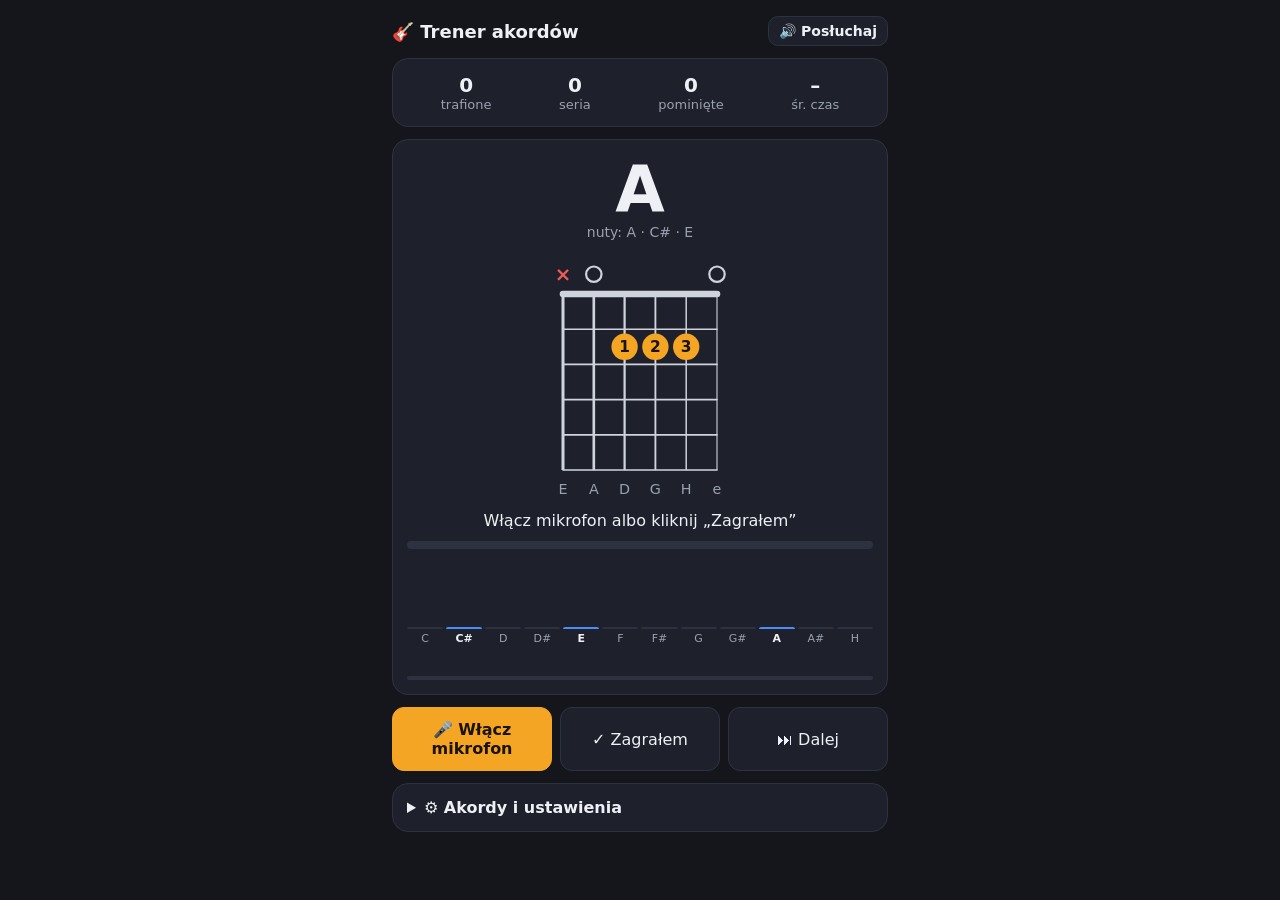
<file: akordy/index.html>
<!DOCTYPE html>
<html lang="pl">
<head>
<meta charset="utf-8">
<meta name="viewport" content="width=device-width, initial-scale=1, viewport-fit=cover">
<meta name="theme-color" content="#14161c">
<title>Trener akordów gitarowych</title>
<style>
  :root {
    --bg: #14161c; --card: #1e212b; --line: #2e3240; --text: #eef0f5; --muted: #9aa0b0;
    --accent: #f5a524; --ok: #3ccf7a; --bad: #ef5b5b; --note: #4b8df8;
  }
  * { box-sizing: border-box; }
  html, body { margin: 0; background: var(--bg); color: var(--text);
    font-family: system-ui, -apple-system, "Segoe UI", Roboto, sans-serif; }
  body { padding: 12px 12px 32px; max-width: 520px; margin: 0 auto; }
  h1 { font-size: 18px; margin: 4px 0 12px; display: flex; justify-content: space-between; align-items: center; }
  button { font: inherit; color: inherit; background: var(--card); border: 1px solid var(--line);
    border-radius: 12px; padding: 12px 14px; cursor: pointer; }
  button:active { transform: scale(0.98); }
  button.primary { background: var(--accent); color: #1a1300; border-color: var(--accent); font-weight: 700; }
  button.small { padding: 6px 10px; font-size: 14px; border-radius: 10px; }
  .card { background: var(--card); border: 1px solid var(--line); border-radius: 16px; padding: 14px; margin-bottom: 12px; }
  .row { display: flex; gap: 8px; }
  .row > * { flex: 1; }
  .stats { display: flex; justify-content: space-around; font-size: 13px; color: var(--muted); text-align: center; }
  .stats b { display: block; font-size: 20px; color: var(--text); }
  #chordName { font-size: 64px; font-weight: 800; text-align: center; line-height: 1; margin: 4px 0 2px; }
  #chordSub { text-align: center; color: var(--muted); font-size: 14px; min-height: 18px; }
  #diagramWrap { display: flex; justify-content: center; margin: 8px 0; position: relative; }
  #diagram { width: 220px; height: auto; }
  #diagramWrap.hidden-diagram #diagram { visibility: hidden; }
  #revealBtn { position: absolute; top: 40%; display: none; }
  #diagramWrap.hidden-diagram #revealBtn { display: block; }
  #status { text-align: center; font-size: 16px; min-height: 24px; margin: 6px 0; }
  #status.ok { color: var(--ok); font-weight: 700; }
  .progress { height: 8px; background: var(--line); border-radius: 4px; overflow: hidden; margin: 6px 0 10px; }
  .progress > div { height: 100%; width: 0; background: var(--ok); transition: width 0.08s linear; }
  #chroma { display: grid; grid-template-columns: repeat(12, 1fr); gap: 3px; align-items: end; height: 70px; }
  #chroma .bar { background: var(--line); border-radius: 3px 3px 0 0; height: 2px; transition: height 0.08s; }
  #chroma .bar.in { background: var(--note); }
  #chroma .bar.in.hit { background: var(--ok); }
  #chroma .bar.out.hit { background: var(--bad); }
  #chromaLabels { display: grid; grid-template-columns: repeat(12, 1fr); gap: 3px; font-size: 11px; text-align: center; color: var(--muted); margin-top: 3px; }
  #chromaLabels span.in { color: var(--text); font-weight: 700; }
  #detected { font-size: 13px; color: var(--muted); text-align: center; margin-top: 6px; min-height: 17px; }
  #level { height: 4px; background: var(--line); border-radius: 2px; margin-top: 8px; overflow: hidden; }
  #level > div { height: 100%; width: 0; background: var(--muted); }
  .flash { animation: flash 0.6s ease; }
  @keyframes flash { 0% { box-shadow: 0 0 0 0 rgba(60,207,122,0.9); } 100% { box-shadow: 0 0 0 18px rgba(60,207,122,0); } }
  details summary { cursor: pointer; font-weight: 600; }
  .sets { display: flex; flex-wrap: wrap; gap: 6px; margin: 10px 0; }
  .sets label, .chips label { background: var(--bg); border: 1px solid var(--line); border-radius: 999px; padding: 6px 10px; font-size: 14px; }
  .chips { display: flex; flex-wrap: wrap; gap: 6px; }
  .chips label { padding: 4px 9px; font-size: 13px; }
  input[type=checkbox] { accent-color: var(--accent); }
  .opt { display: flex; justify-content: space-between; align-items: center; margin: 10px 0; font-size: 14px; gap: 10px; }
  .opt input[type=range] { flex: 1; max-width: 55%; }
  .hint { font-size: 12px; color: var(--muted); line-height: 1.45; }
  #micBtn.on { background: var(--ok); color: #04210f; border-color: var(--ok); font-weight: 700; }
</style>
</head>
<body>

<h1>🎸 Trener akordów <button class="small" id="listenBtn" title="Posłuchaj jak brzmi">🔊 Posłuchaj</button></h1>

<div class="card stats">
  <div><b id="stOk">0</b>trafione</div>
  <div><b id="stStreak">0</b>seria</div>
  <div><b id="stSkip">0</b>pominięte</div>
  <div><b id="stTime">–</b>śr. czas</div>
</div>

<div class="card" id="mainCard">
  <div id="chordName">C</div>
  <div id="chordSub"></div>
  <div id="diagramWrap">
    <svg id="diagram" viewBox="0 0 200 230" xmlns="http://www.w3.org/2000/svg"></svg>
    <button class="small" id="revealBtn">Pokaż chwyt</button>
  </div>

  <div id="status">Włącz mikrofon i zagraj akord</div>
  <div class="progress"><div id="progress"></div></div>

  <div id="chroma"></div>
  <div id="chromaLabels"></div>
  <div id="detected"></div>
  <div id="level"><div></div></div>
</div>

<div class="row" style="margin-bottom:12px">
  <button id="micBtn" class="primary">🎤 Włącz mikrofon</button>
  <button id="doneBtn">✓ Zagrałem</button>
  <button id="skipBtn">⏭ Dalej</button>
</div>

<div class="card">
  <details>
    <summary>⚙️ Akordy i ustawienia</summary>
    <div class="sets" id="sets"></div>
    <div class="chips" id="chips"></div>
    <div class="opt"><span>Ukryj chwyt (test z pamięci)</span><input type="checkbox" id="hideDiagram"></div>
    <div class="opt"><span>Czułość rozpoznawania</span><input type="range" id="sens" min="0" max="100" value="50"></div>
    <div class="opt"><span>Czas trzymania akordu</span><input type="range" id="hold" min="2" max="15" value="6"><span id="holdVal">0.6 s</span></div>
    <p class="hint">
      Jak to działa: aplikacja słucha mikrofonu, rozkłada dźwięk na 12 nut (C, C#, D…) i sprawdza,
      czy brzmią nuty z akordu. Niebieskie słupki to nuty, które powinny grać; zielone – grają;
      czerwone – grają, a nie powinny (np. struna, której nie wolno uderzać, albo zły próg).
      Najlepiej działa przy nastrojonej gitarze i w cichym pomieszczeniu – uderz akord i pozwól mu wybrzmieć.
      Rozpoznawanie patrzy na nuty, nie na konkretny chwyt, więc inna pozycja tego samego akordu też zostanie zaliczona.
    </p>
  </details>
</div>

<script>
"use strict";

// ---------- Muzyka ---------- ALGO-START
const NOTE_NAMES = ["C","C#","D","D#","E","F","F#","G","G#","A","A#","B"];
const OPEN_MIDI = [40, 45, 50, 55, 59, 64]; // E2 A2 D3 G3 B3 E4
const STRING_NAMES = ["E","A","D","G","H","e"];

// frets: od najgrubszej struny (E) do najcieńszej (e); -1 = nie grać, 0 = pusta
const CHORDS = [
  // podstawowe
  { name: "C",  frets: [-1,3,2,0,1,0], fingers: [0,3,2,0,1,0], set: "basic" },
  { name: "D",  frets: [-1,-1,0,2,3,2], fingers: [0,0,0,1,3,2], set: "basic" },
  { name: "E",  frets: [0,2,2,1,0,0], fingers: [0,2,3,1,0,0], set: "basic" },
  { name: "G",  frets: [3,2,0,0,0,3], fingers: [2,1,0,0,0,3], set: "basic" },
  { name: "A",  frets: [-1,0,2,2,2,0], fingers: [0,0,1,2,3,0], set: "basic" },
  { name: "Am", frets: [-1,0,2,2,1,0], fingers: [0,0,2,3,1,0], set: "basic" },
  { name: "Em", frets: [0,2,2,0,0,0], fingers: [0,2,3,0,0,0], set: "basic" },
  { name: "Dm", frets: [-1,-1,0,2,3,1], fingers: [0,0,0,2,3,1], set: "basic" },
  // septymowe
  { name: "A7",  frets: [-1,0,2,0,2,0], fingers: [0,0,2,0,3,0], set: "seventh" },
  { name: "D7",  frets: [-1,-1,0,2,1,2], fingers: [0,0,0,2,1,3], set: "seventh" },
  { name: "E7",  frets: [0,2,0,1,0,0], fingers: [0,2,0,1,0,0], set: "seventh" },
  { name: "G7",  frets: [3,2,0,0,0,1], fingers: [3,2,0,0,0,1], set: "seventh" },
  { name: "C7",  frets: [-1,3,2,3,1,0], fingers: [0,3,2,4,1,0], set: "seventh" },
  { name: "B7",  frets: [-1,2,1,2,0,2], fingers: [0,2,1,3,0,4], set: "seventh" },
  { name: "Am7", frets: [-1,0,2,0,1,0], fingers: [0,0,2,0,1,0], set: "seventh" },
  { name: "Em7", frets: [0,2,0,0,0,0], fingers: [0,2,0,0,0,0], set: "seventh" },
  { name: "Dm7", frets: [-1,-1,0,2,1,1], fingers: [0,0,0,2,1,1], set: "seventh" },
  { name: "Cmaj7", frets: [-1,3,2,0,0,0], fingers: [0,3,2,0,0,0], set: "seventh" },
  { name: "Fmaj7", frets: [-1,-1,3,2,1,0], fingers: [0,0,3,2,1,0], set: "seventh" },
  { name: "Amaj7", frets: [-1,0,2,1,2,0], fingers: [0,0,2,1,3,0], set: "seventh" },
  // sus / add
  { name: "Dsus2", frets: [-1,-1,0,2,3,0], fingers: [0,0,0,1,3,0], set: "sus" },
  { name: "Dsus4", frets: [-1,-1,0,2,3,3], fingers: [0,0,0,1,3,4], set: "sus" },
  { name: "Asus2", frets: [-1,0,2,2,0,0], fingers: [0,0,1,2,0,0], set: "sus" },
  { name: "Asus4", frets: [-1,0,2,2,3,0], fingers: [0,0,1,2,3,0], set: "sus" },
  { name: "Esus4", frets: [0,2,2,2,0,0], fingers: [0,2,3,4,0,0], set: "sus" },
  { name: "Cadd9", frets: [-1,3,2,0,3,0], fingers: [0,2,1,0,3,0], set: "sus" },
  // barre
  { name: "F",  frets: [1,3,3,2,1,1], fingers: [1,3,4,2,1,1], barre: { fret: 1, from: 0, to: 5 }, set: "barre" },
  { name: "Fm", frets: [1,3,3,1,1,1], fingers: [1,3,4,1,1,1], barre: { fret: 1, from: 0, to: 5 }, set: "barre" },
  { name: "Bm", frets: [-1,2,4,4,3,2], fingers: [0,1,3,4,2,1], barre: { fret: 2, from: 1, to: 5 }, set: "barre" },
  { name: "B",  frets: [-1,2,4,4,4,2], fingers: [0,1,2,3,4,1], barre: { fret: 2, from: 1, to: 5 }, set: "barre" },
  { name: "F#m", frets: [2,4,4,2,2,2], fingers: [1,3,4,1,1,1], barre: { fret: 2, from: 0, to: 5 }, set: "barre" },
  { name: "Gm", frets: [3,5,5,3,3,3], fingers: [1,3,4,1,1,1], barre: { fret: 3, from: 0, to: 5 }, set: "barre" },
  { name: "Cm", frets: [-1,3,5,5,4,3], fingers: [0,1,3,4,2,1], barre: { fret: 3, from: 1, to: 5 }, set: "barre" },
];

const SETS = [
  { id: "basic", label: "Podstawowe" },
  { id: "seventh", label: "Septymowe" },
  { id: "sus", label: "Sus / add9" },
  { id: "barre", label: "Barré" },
];

// Wzorce do porównania (żeby odróżnić np. Am od C czy E od Em)
const QUALITIES = {
  "": [0,4,7], "m": [0,3,7], "7": [0,4,7,10], "maj7": [0,4,7,11], "m7": [0,3,7,10],
  "sus2": [0,2,7], "sus4": [0,5,7], "add9": [0,2,4,7], "5": [0,7],
};

function parseName(name) {
  const m = name.match(/^([A-G])(#|b)?(.*)$/);
  let root = NOTE_NAMES.indexOf(m[1]);
  if (m[2] === "#") root = (root + 1) % 12;
  if (m[2] === "b") root = (root + 11) % 12;
  return { root, quality: m[3] };
}

// Notacja polska: B -> H, minor małą literą (Am -> a)
function polishName(name) {
  const m = name.match(/^([A-G])(#|b)?(.*)$/);
  let root = m[1] + (m[2] || "");
  if (root === "B") root = "H";
  let rest = m[3];
  if (/^m(?!aj)/.test(rest)) { root = root.toLowerCase(); rest = rest.slice(1); }
  return root + rest;
}

function chordMidi(ch) {
  return ch.frets.map((f, i) => f < 0 ? null : OPEN_MIDI[i] + f).filter(n => n !== null);
}

const CANDIDATES = [];
for (let r = 0; r < 12; r++) {
  for (const [q, iv] of Object.entries(QUALITIES)) {
    CANDIDATES.push({ name: NOTE_NAMES[r] + q, root: r, pcs: iv.map(i => (i + r) % 12) });
  }
}
for (const ch of CHORDS) {
  ch.pcs = [...new Set(chordMidi(ch).map(n => n % 12))];
  ch.root = parseName(ch.name).root;
}

function templateVec(pcs, root) {
  const v = new Float32Array(12);
  for (const p of pcs) v[p] = 1;
  if (root != null) v[root] = 1.15; // pryma zwykle brzmi najmocniej
  return v;
}
function cosine(a, b) {
  let d = 0, na = 0, nb = 0;
  for (let i = 0; i < 12; i++) { d += a[i] * b[i]; na += a[i] * a[i]; nb += b[i] * b[i]; }
  return na && nb ? d / Math.sqrt(na * nb) : 0;
}
for (const c of CANDIDATES) c.vec = templateVec(c.pcs, c.root);
for (const c of CHORDS) c.vec = templateVec(c.pcs, c.root);

// ---------- Diagram ----------
function drawDiagram(ch) {
  const svg = document.getElementById("diagram");
  const X0 = 30, W = 140, Y0 = 40, H = 160, FRETS = 5;
  const sx = i => X0 + (W / 5) * i;
  const fy = f => Y0 + (H / FRETS) * f;
  const played = ch.frets.filter(f => f > 0);
  const maxF = played.length ? Math.max(...played) : 0;
  const base = maxF > FRETS ? Math.min(...played) : 1;
  let s = "";
  // progi
  for (let f = 0; f <= FRETS; f++) {
    const w = (f === 0 && base === 1) ? 6 : 1.5;
    s += `<line x1="${X0}" y1="${fy(f)}" x2="${X0 + W}" y2="${fy(f)}" stroke="#cfd3dc" stroke-width="${w}" stroke-linecap="round"/>`;
  }
  if (base > 1) s += `<text x="${X0 - 8}" y="${fy(0.5) + 5}" fill="#9aa0b0" font-size="14" text-anchor="end">${base}</text>`;
  // struny
  for (let i = 0; i < 6; i++) {
    s += `<line x1="${sx(i)}" y1="${fy(0)}" x2="${sx(i)}" y2="${fy(FRETS)}" stroke="#cfd3dc" stroke-width="${1 + (5 - i) * 0.35}"/>`;
    s += `<text x="${sx(i)}" y="${fy(FRETS) + 22}" fill="#9aa0b0" font-size="13" text-anchor="middle">${STRING_NAMES[i]}</text>`;
    const f = ch.frets[i];
    if (f < 0) s += `<text x="${sx(i)}" y="${Y0 - 12}" fill="#ef5b5b" font-size="18" font-weight="700" text-anchor="middle">×</text>`;
    else if (f === 0) s += `<circle cx="${sx(i)}" cy="${Y0 - 18}" r="7" fill="none" stroke="#cfd3dc" stroke-width="2"/>`;
  }
  // barré
  if (ch.barre) {
    const y = fy(ch.barre.fret - base + 0.5);
    s += `<rect x="${sx(ch.barre.from) - 12}" y="${y - 12}" width="${sx(ch.barre.to) - sx(ch.barre.from) + 24}" height="24" rx="12" fill="#f5a524"/>`;
    s += `<text x="${(sx(ch.barre.from) + sx(ch.barre.to)) / 2}" y="${y + 5}" fill="#1a1300" font-size="14" font-weight="700" text-anchor="middle">1</text>`;
  }
  // palce
  for (let i = 0; i < 6; i++) {
    const f = ch.frets[i];
    if (f <= 0) continue;
    if (ch.barre && f === ch.barre.fret && i >= ch.barre.from && i <= ch.barre.to) continue;
    const y = fy(f - base + 0.5);
    s += `<circle cx="${sx(i)}" cy="${y}" r="12" fill="#f5a524"/>`;
    if (ch.fingers && ch.fingers[i]) s += `<text x="${sx(i)}" y="${y + 5}" fill="#1a1300" font-size="14" font-weight="700" text-anchor="middle">${ch.fingers[i]}</text>`;
  }
  svg.innerHTML = s;
}

// ---------- Synteza (Karplus-Strong) ----------
let audioCtx = null;
function getCtx() {
  if (!audioCtx) audioCtx = new (window.AudioContext || window.webkitAudioContext)();
  if (audioCtx.state === "suspended") audioCtx.resume();
  return audioCtx;
}
function playChord(ch) {
  const ctx = getCtx(), sr = ctx.sampleRate;
  const notes = chordMidi(ch), dur = 2.5, strum = 0.035;
  const buf = ctx.createBuffer(1, Math.floor(sr * (dur + strum * 6)), sr);
  const out = buf.getChannelData(0);
  notes.forEach((midi, k) => {
    const freq = 440 * Math.pow(2, (midi - 69) / 12);
    const N = Math.round(sr / freq), y = new Float32Array(Math.floor(sr * dur));
    for (let i = 0; i < N; i++) y[i] = Math.random() * 2 - 1;
    for (let i = N; i < y.length; i++) y[i] = 0.498 * (y[i - N] + y[i - N + 1]);
    const off = Math.floor(k * strum * sr);
    for (let i = 0; i < y.length; i++) out[off + i] += y[i] * 0.18;
  });
  const src = ctx.createBufferSource();
  src.buffer = buf; src.connect(ctx.destination); src.start();
}

// ---------- Rozpoznawanie z mikrofonu ----------
const FFT_SIZE = 32768;
let analyser = null, micStream = null, freqData = null, timeData = null;
let smoothChroma = new Float32Array(12);
let noiseFloor = 0.004;

// Zamienia widmo na "chromagram": ile energii ma każda z 12 nut (niezależnie od oktawy).
// 1) szuka szczytów w widmie i dokładnie wylicza ich częstotliwość,
// 2) wycisza alikwoty (np. 3. i 5. harmoniczną niskiej struny, które udają inne nuty),
// 3) przypisuje resztę do najbliższej nuty.
function computeChroma(db, sampleRate, fftSize) {
  const chroma = new Float32Array(12);
  const binHz = sampleRate / fftSize;
  const lo = Math.max(1, Math.floor(70 / binHz)), hi = Math.min(db.length - 2, Math.ceil(2200 / binHz));
  let maxDb = -Infinity;
  for (let i = lo; i <= hi; i++) if (db[i] > maxDb) maxDb = db[i];
  const floorDb = maxDb - ALGO.rangeDb;
  const peaks = [];
  for (let i = lo; i <= hi; i++) {
    const b = db[i];
    if (b < floorDb || b <= db[i - 1] || b < db[i + 1]) continue;
    const a = db[i - 1], c = db[i + 1], den = a - 2 * b + c;
    const p = den !== 0 ? 0.5 * (a - c) / den : 0;
    peaks.push({ f: (i + p) * binHz, amp: Math.pow(10, (b - maxDb) / 20), w: 1 });
  }
  for (let j = 0; j < peaks.length; j++) {
    for (let i = 0; i < j; i++) {
      if (peaks[i].w < 1 || peaks[i].amp < peaks[j].amp * ALGO.harmRel) continue;
      const r = peaks[j].f / peaks[i].f, h = Math.round(r);
      if (h < 2 || h > 12 || (h & (h - 1)) === 0) continue; // oktawy zostawiamy – ta sama nuta
      if (Math.abs(1200 * Math.log2(r / h)) < 25) { peaks[j].w = ALGO.harmW; break; }
    }
  }
  for (const pk of peaks) {
    const midi = 69 + 12 * Math.log2(pk.f / 440);
    const nearest = Math.round(midi), cents = (midi - nearest) * 100;
    const fw = pk.f < ALGO.fKnee ? 1 : ALGO.fKnee / pk.f;
    chroma[((nearest % 12) + 12) % 12] += Math.pow(pk.amp, ALGO.ampPow) * pk.w * fw * Math.exp(-(cents / 30) * (cents / 30));
  }
  return chroma;
}
const ALGO = { rangeDb: 40, harmRel: 0.3, harmW: 0.15, fKnee: 500, ampPow: 1 };

function analyzeChroma(chroma) {
  let sum = 0;
  for (let i = 0; i < 12; i++) sum += chroma[i];
  if (sum <= 0) return null;
  let best = null, bestScore = -1;
  for (const c of CANDIDATES) {
    const s = cosine(chroma, c.vec);
    if (s > bestScore) { bestScore = s; best = c; }
  }
  return { best, bestScore };
}

// Czy chromagram pasuje do zadanego akordu?
function matchChord(chroma, ch, sensitivity) {
  const res = analyzeChroma(chroma);
  if (!res) return { ok: false, score: 0, res };
  const score = cosine(chroma, ch.vec);
  let sum = 0, inSum = 0, minTone = Infinity, maxV = 0;
  for (let i = 0; i < 12; i++) { sum += chroma[i]; if (chroma[i] > maxV) maxV = chroma[i]; }
  for (const p of ch.pcs) { inSum += chroma[p]; minTone = Math.min(minTone, chroma[p] / maxV); }
  const inFrac = inSum / sum;
  // sensitivity 0..1 – im wyżej, tym łagodniej
  const thrScore = 0.86 - 0.16 * sensitivity;
  const thrIn = 0.80 - 0.18 * sensitivity;
  const thrTone = 0.10 - 0.07 * sensitivity;
  const nearBest = score >= res.bestScore - (0.02 + 0.04 * sensitivity);
  const ok = score >= thrScore && inFrac >= thrIn && minTone >= thrTone && nearBest;
  return { ok, score, inFrac, minTone, res };
}

// ALGO-END
async function startMic() {
  const ctx = getCtx();
  micStream = await navigator.mediaDevices.getUserMedia({
    audio: { echoCancellation: false, noiseSuppression: false, autoGainControl: false }
  });
  const src = ctx.createMediaStreamSource(micStream);
  analyser = ctx.createAnalyser();
  analyser.fftSize = FFT_SIZE;
  analyser.smoothingTimeConstant = 0.3;
  analyser.minDecibels = -110;
  src.connect(analyser);
  freqData = new Float32Array(analyser.frequencyBinCount);
  timeData = new Float32Array(2048);
  // krótka kalibracja szumu tła
  const samples = [];
  const t0 = performance.now();
  await new Promise(resolve => {
    (function tick() {
      analyser.getFloatTimeDomainData(timeData);
      samples.push(rms(timeData));
      if (performance.now() - t0 < 700) requestAnimationFrame(tick); else resolve();
    })();
  });
  samples.sort((a, b) => a - b);
  noiseFloor = Math.min(0.02, Math.max(0.002, samples[Math.floor(samples.length / 2)] * 2.5));
}
function stopMic() {
  if (micStream) micStream.getTracks().forEach(t => t.stop());
  micStream = null; analyser = null;
}
function rms(arr) {
  let s = 0;
  for (let i = 0; i < arr.length; i++) s += arr[i] * arr[i];
  return Math.sqrt(s / arr.length);
}

// ---------- Stan gry ----------
const $ = id => document.getElementById(id);
const state = {
  enabled: new Set(CHORDS.filter(c => c.set === "basic").map(c => c.name)),
  current: null, startTime: 0, holdTime: 0, solved: false,
  ok: 0, streak: 0, skip: 0, times: [], last: performance.now(),
};

function loadPrefs() {
  try {
    const p = JSON.parse(localStorage.getItem("chordTrainer") || "{}");
    if (Array.isArray(p.enabled) && p.enabled.length) state.enabled = new Set(p.enabled.filter(n => CHORDS.some(c => c.name === n)));
    if (p.sens != null) $("sens").value = p.sens;
    if (p.hold != null) $("hold").value = p.hold;
    if (p.hide != null) $("hideDiagram").checked = p.hide;
  } catch (e) {}
  if (!state.enabled.size) state.enabled.add("C");
}
function savePrefs() {
  localStorage.setItem("chordTrainer", JSON.stringify({
    enabled: [...state.enabled], sens: +$("sens").value, hold: +$("hold").value, hide: $("hideDiagram").checked,
  }));
}

function buildSettings() {
  $("sets").innerHTML = SETS.map(s =>
    `<label><input type="checkbox" data-set="${s.id}"> ${s.label}</label>`).join("");
  $("chips").innerHTML = CHORDS.map(c =>
    `<label><input type="checkbox" data-chord="${c.name}"> ${c.name}</label>`).join("");
  const refresh = () => {
    document.querySelectorAll("[data-chord]").forEach(el => el.checked = state.enabled.has(el.dataset.chord));
    document.querySelectorAll("[data-set]").forEach(el => {
      const names = CHORDS.filter(c => c.set === el.dataset.set).map(c => c.name);
      const n = names.filter(x => state.enabled.has(x)).length;
      el.checked = n === names.length; el.indeterminate = n > 0 && n < names.length;
    });
  };
  document.querySelectorAll("[data-chord]").forEach(el => el.addEventListener("change", () => {
    if (el.checked) state.enabled.add(el.dataset.chord);
    else if (state.enabled.size > 1) state.enabled.delete(el.dataset.chord);
    refresh(); savePrefs();
  }));
  document.querySelectorAll("[data-set]").forEach(el => el.addEventListener("change", () => {
    const names = CHORDS.filter(c => c.set === el.dataset.set).map(c => c.name);
    names.forEach(n => el.checked ? state.enabled.add(n) : state.enabled.delete(n));
    if (!state.enabled.size) state.enabled.add(names[0]);
    refresh(); savePrefs();
    if (!state.enabled.has(state.current.name)) nextChord();
  }));
  refresh();
  $("chroma").innerHTML = NOTE_NAMES.map(() => `<div class="bar"></div>`).join("");
  $("chromaLabels").innerHTML = NOTE_NAMES.map(n => `<span>${n === "B" ? "H" : n}</span>`).join("");
}

function nextChord(forced) {
  const pool = CHORDS.filter(c => state.enabled.has(c.name) && (!state.current || c.name !== state.current.name || state.enabled.size === 1));
  const ch = forced || pool[Math.floor(Math.random() * pool.length)];
  state.current = ch;
  state.startTime = performance.now();
  state.holdTime = 0;
  state.solved = false;
  smoothChroma.fill(0);
  $("chordName").textContent = ch.name;
  const notes = ch.pcs.slice().sort((a, b) => ((a - ch.root + 12) % 12) - ((b - ch.root + 12) % 12))
    .map(p => NOTE_NAMES[p] === "B" ? "H" : NOTE_NAMES[p]).join(" · ");
  const pl = polishName(ch.name);
  $("chordSub").textContent = (pl !== ch.name ? `PL: ${pl}  ·  ` : "") + `nuty: ${notes}`;
  drawDiagram(ch);
  $("diagramWrap").classList.toggle("hidden-diagram", $("hideDiagram").checked);
  document.querySelectorAll("#chroma .bar").forEach((b, i) => {
    b.className = "bar " + (ch.pcs.includes(i) ? "in" : "out");
  });
  document.querySelectorAll("#chromaLabels span").forEach((s, i) => s.className = ch.pcs.includes(i) ? "in" : "");
  setStatus(analyser ? "Zagraj akord…" : "Włącz mikrofon albo kliknij „Zagrałem”");
  $("progress").style.width = "0";
  $("detected").textContent = "";
}

function setStatus(t, cls) { const s = $("status"); s.textContent = t; s.className = cls || ""; }

function updateStats() {
  $("stOk").textContent = state.ok;
  $("stStreak").textContent = state.streak;
  $("stSkip").textContent = state.skip;
  const t = state.times.slice(-20);
  $("stTime").textContent = t.length ? (t.reduce((a, b) => a + b, 0) / t.length).toFixed(1) + "s" : "–";
}

function success() {
  if (state.solved) return;
  state.solved = true;
  state.ok++; state.streak++;
  state.times.push((performance.now() - state.startTime) / 1000);
  updateStats();
  setStatus("✅ Brawo! " + state.current.name, "ok");
  $("progress").style.width = "100%";
  $("diagramWrap").classList.remove("hidden-diagram");
  const card = $("mainCard");
  card.classList.remove("flash"); void card.offsetWidth; card.classList.add("flash");
  if (navigator.vibrate) navigator.vibrate(60);
  setTimeout(nextChord, 1300);
}

function loop(now) {
  const dt = Math.min(0.1, (now - state.last) / 1000);
  state.last = now;
  if (analyser && state.current && !state.solved) {
    analyser.getFloatTimeDomainData(timeData);
    const level = rms(timeData);
    $("level").firstElementChild.style.width = Math.min(100, level / (noiseFloor * 10) * 100) + "%";
    const bars = document.querySelectorAll("#chroma .bar");
    if (level > noiseFloor) {
      analyser.getFloatFrequencyData(freqData);
      const c = computeChroma(freqData, audioCtx.sampleRate, FFT_SIZE);
      let sum = 0; for (let i = 0; i < 12; i++) sum += c[i];
      if (sum > 0) for (let i = 0; i < 12; i++) smoothChroma[i] = 0.55 * smoothChroma[i] + 0.45 * c[i] / sum;
      const sens = +$("sens").value / 100;
      const m = matchChord(smoothChroma, state.current, sens);
      const maxV = Math.max(...smoothChroma) || 1;
      bars.forEach((b, i) => {
        const h = smoothChroma[i] / maxV;
        b.style.height = Math.max(2, h * 70) + "px";
        b.classList.toggle("hit", h > 0.12);
      });
      if (m.res) $("detected").textContent = `Słyszę: ${m.res.best.name.replace(/^B/, "H")}  ·  zgodność ${(m.score * 100).toFixed(0)}%`;
      if (m.ok) {
        state.holdTime += dt;
        setStatus("Dobrze, trzymaj…");
      } else {
        state.holdTime = Math.max(0, state.holdTime - dt * 1.5);
        const missing = state.current.pcs.filter(p => smoothChroma[p] / maxV < 0.12).map(p => NOTE_NAMES[p] === "B" ? "H" : NOTE_NAMES[p]);
        setStatus(missing.length ? `Brakuje: ${missing.join(", ")}` : "Coś nie gra – sprawdź czerwone nuty");
      }
    } else {
      state.holdTime = Math.max(0, state.holdTime - dt);
      for (let i = 0; i < 12; i++) smoothChroma[i] *= 0.9;
      bars.forEach(b => { b.style.height = "2px"; b.classList.remove("hit"); });
      setStatus("Zagraj akord…");
    }
    const need = +$("hold").value / 10;
    $("progress").style.width = Math.min(100, state.holdTime / need * 100) + "%";
    if (state.holdTime >= need) success();
  }
  requestAnimationFrame(loop);
}

// ---------- UI ----------
$("micBtn").addEventListener("click", async () => {
  const btn = $("micBtn");
  if (analyser) { stopMic(); btn.classList.remove("on"); btn.textContent = "🎤 Włącz mikrofon"; setStatus("Mikrofon wyłączony"); return; }
  if (!navigator.mediaDevices || !navigator.mediaDevices.getUserMedia) {
    setStatus("Przeglądarka nie daje dostępu do mikrofonu (potrzebny HTTPS)"); return;
  }
  try {
    btn.textContent = "Kalibracja…"; setStatus("Cisza… mierzę szum tła");
    await startMic();
    btn.classList.add("on"); btn.textContent = "🎤 Słucham";
    setStatus("Zagraj akord…");
  } catch (e) {
    btn.textContent = "🎤 Włącz mikrofon";
    setStatus("Brak dostępu do mikrofonu: " + e.message);
  }
});
$("doneBtn").addEventListener("click", success);
$("skipBtn").addEventListener("click", () => { state.skip++; state.streak = 0; updateStats(); nextChord(); });
$("listenBtn").addEventListener("click", () => state.current && playChord(state.current));
$("revealBtn").addEventListener("click", () => $("diagramWrap").classList.remove("hidden-diagram"));
$("hideDiagram").addEventListener("change", () => { savePrefs(); $("diagramWrap").classList.toggle("hidden-diagram", $("hideDiagram").checked && !state.solved); });
$("sens").addEventListener("change", savePrefs);
$("hold").addEventListener("input", () => { $("holdVal").textContent = (+$("hold").value / 10).toFixed(1) + " s"; savePrefs(); });

loadPrefs();
$("holdVal").textContent = (+$("hold").value / 10).toFixed(1) + " s";
buildSettings();
nextChord();
updateStats();
requestAnimationFrame(loop);

// do testów
window.__chordTrainer = { CHORDS, state, setChord: n => nextChord(CHORDS.find(c => c.name === n)), setNoise: v => { noiseFloor = v; } };
</script>
</body>
</html>
</file>
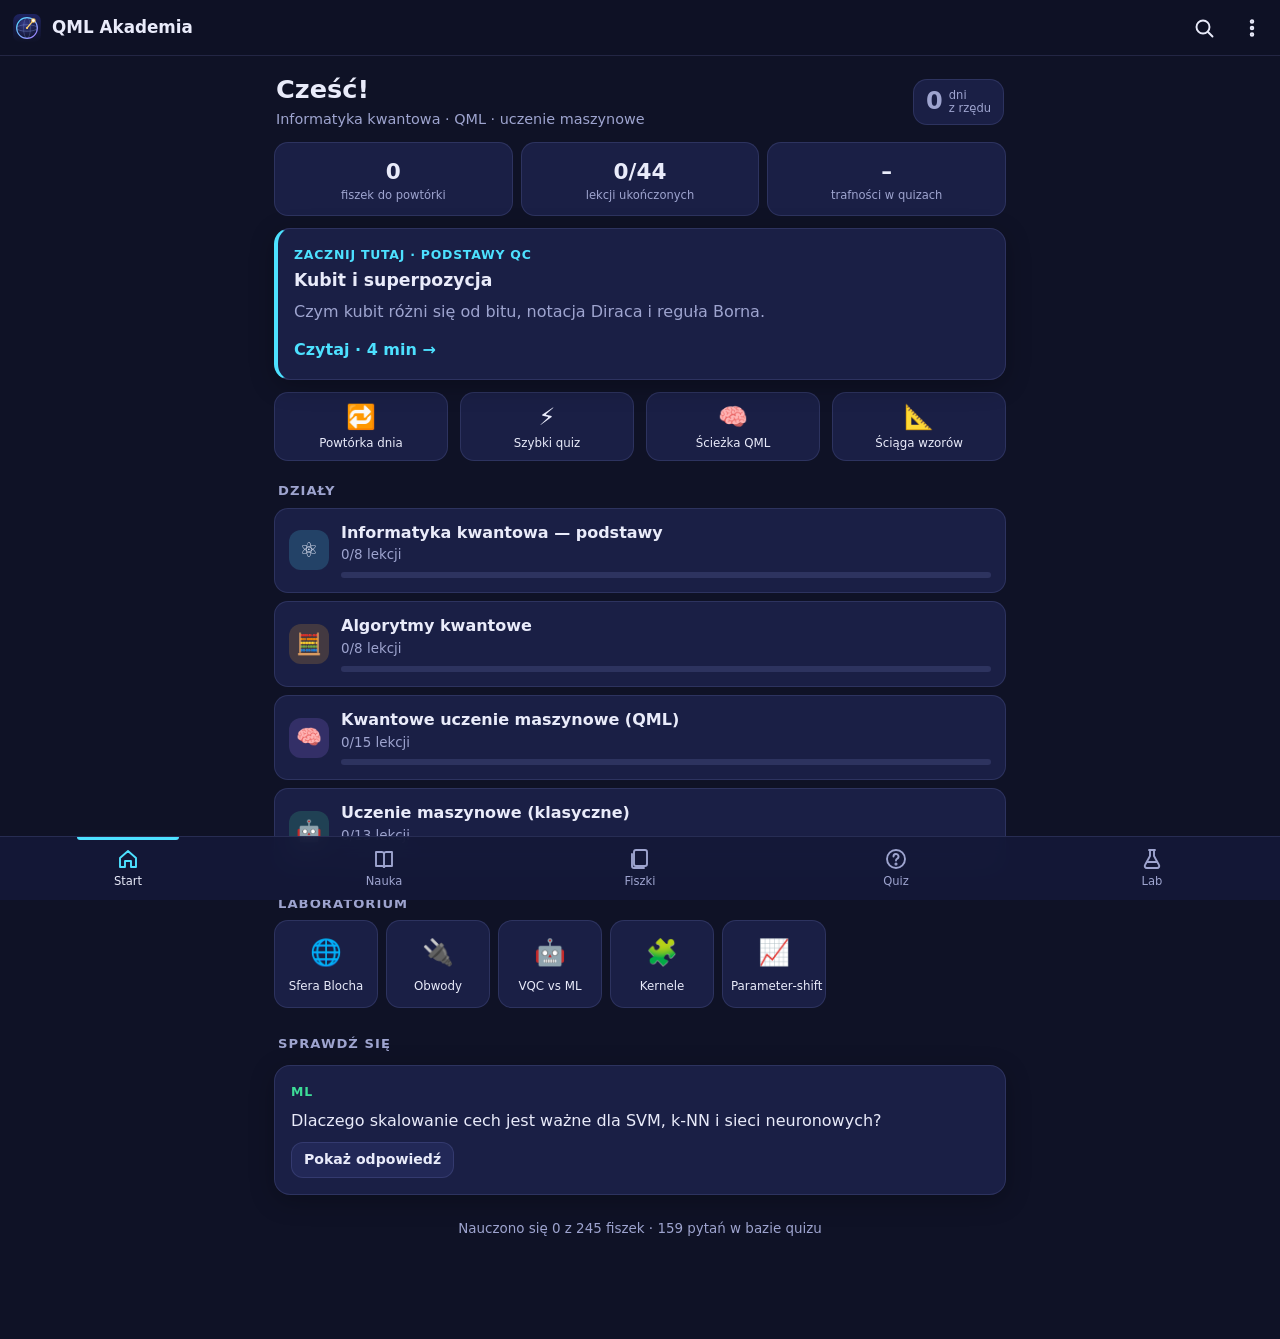
<file: qml-akademia/web/index.html>
<!doctype html>
<html lang="pl" data-theme="dark">
<head>
  <meta charset="utf-8">
  <meta name="viewport" content="width=device-width, initial-scale=1, maximum-scale=1, viewport-fit=cover">
  <meta name="theme-color" content="#0f1226">
  <title>QML Akademia</title>
  <link rel="icon" href="icon-192.png">
  <link rel="stylesheet" href="vendor/katex/katex.min.css">
  <link rel="stylesheet" href="css/app.css">
</head>
<body>
  <header class="topbar">
    <button class="icon-btn" id="btn-back" aria-label="Wstecz" hidden>
      <svg viewBox="0 0 24 24"><path d="M15 5l-7 7 7 7"/></svg>
    </button>
    <div class="brand" id="brand">
      <img src="icon.svg" alt="" class="brand-logo">
      <span id="title">QML Akademia</span>
    </div>
    <button class="icon-btn" id="btn-search" aria-label="Szukaj">
      <svg viewBox="0 0 24 24"><circle cx="11" cy="11" r="6.5"/><path d="M16 16l4.5 4.5"/></svg>
    </button>
    <button class="icon-btn" id="btn-more" aria-label="Więcej">
      <svg viewBox="0 0 24 24"><circle cx="12" cy="5.5" r="1.3"/><circle cx="12" cy="12" r="1.3"/><circle cx="12" cy="18.5" r="1.3"/></svg>
    </button>
  </header>

  <main id="view" tabindex="-1"></main>

  <nav class="tabbar" id="tabbar">
    <a href="#/" data-tab="home"><svg viewBox="0 0 24 24"><path d="M4 11l8-7 8 7v9h-5v-6H9v6H4z"/></svg><span>Start</span></a>
    <a href="#/learn" data-tab="learn"><svg viewBox="0 0 24 24"><path d="M4 5h6a3 3 0 0 1 2 1 3 3 0 0 1 2-1h6v14h-6a2 2 0 0 0-2 1 2 2 0 0 0-2-1H4z"/><path d="M12 6v14"/></svg><span>Nauka</span></a>
    <a href="#/cards" data-tab="cards"><svg viewBox="0 0 24 24"><rect x="6" y="3" width="13" height="16" rx="2"/><path d="M4 7v12a2 2 0 0 0 2 2h10"/></svg><span>Fiszki</span><b class="badge" id="due-badge" hidden></b></a>
    <a href="#/quiz" data-tab="quiz"><svg viewBox="0 0 24 24"><circle cx="12" cy="12" r="9"/><path d="M9.5 9.5a2.5 2.5 0 1 1 3.5 2.3c-.7.3-1 .9-1 1.7"/><circle cx="12" cy="17" r=".6"/></svg><span>Quiz</span></a>
    <a href="#/lab" data-tab="lab"><svg viewBox="0 0 24 24"><path d="M9 3h6M10 3v6l-5 9a2 2 0 0 0 2 3h10a2 2 0 0 0 2-3l-5-9V3"/><path d="M7.5 15h9"/></svg><span>Lab</span></a>
  </nav>

  <div class="toast" id="toast" hidden></div>

  <script src="vendor/katex/katex.min.js"></script>
  <script src="js/content.js"></script>
  <script src="js/md.js"></script>
  <script src="js/store.js"></script>
  <script src="js/qsim.js"></script>
  <script src="js/app.js"></script>
  <script src="js/views-learn.js"></script>
  <script src="js/views-practice.js"></script>
  <script src="js/lab-bloch.js"></script>
  <script src="js/lab-circuit.js"></script>
  <script src="js/lab-train.js"></script>
  <script src="js/lab-misc.js"></script>
  <script>App.start();</script>
</body>
</html>
</file>
<file: qml-akademia/web/css/app.css>
/* QML Akademia — style (mobile first) */
:root {
  --bg: #0f1226;
  --bg2: #141838;
  --card: #1a1f45;
  --card2: #222857;
  --line: rgba(160, 170, 255, 0.14);
  --text: #e9ebfa;
  --muted: #9ea4cf;
  --accent: #7c5cff;
  --accent2: #4de1ff;
  --ok: #2fd18a;
  --bad: #ff5c7a;
  --warn: #ffb02e;
  --code: #0b0e20;
  --shadow: 0 6px 24px rgba(0, 0, 0, 0.25);
  --radius: 16px;
  --top: 56px;
  --tab: 64px;
}
[data-theme="light"] {
  --bg: #f4f5fb;
  --bg2: #e9ebf7;
  --card: #ffffff;
  --card2: #f0f1fa;
  --line: rgba(30, 40, 120, 0.12);
  --text: #171a33;
  --muted: #5c6290;
  --accent: #6644ee;
  --accent2: #0aa5c9;
  --ok: #12a565;
  --bad: #e23c5c;
  --warn: #d98500;
  --code: #f1f2fa;
  --shadow: 0 4px 18px rgba(30, 40, 120, 0.08);
}

* { box-sizing: border-box; -webkit-tap-highlight-color: transparent; }
html { -webkit-text-size-adjust: 100%; }
body {
  margin: 0;
  background: var(--bg);
  color: var(--text);
  font: 16px/1.55 system-ui, -apple-system, "Segoe UI", Roboto, "Noto Sans", sans-serif;
  padding-top: var(--top);
  padding-bottom: calc(var(--tab) + env(safe-area-inset-bottom));
  overscroll-behavior-y: none;
}
a { color: var(--accent2); text-decoration: none; }
h1, h2, h3, h4 { line-height: 1.25; margin: 0.2em 0 0.4em; }
h1 { font-size: 1.6rem; }
h2 { font-size: 1.25rem; }
h3 { font-size: 1.08rem; }
p { margin: 0.5em 0; }
small, .small { font-size: 0.84rem; }
.muted { color: var(--muted); }
.center { text-align: center; }
.grow { flex: 1; min-width: 0; }
[hidden] { display: none !important; }

/* ---------- Pasek górny ---------- */
.topbar {
  position: fixed; top: 0; left: 0; right: 0; height: var(--top); z-index: 20;
  display: flex; align-items: center; gap: 4px; padding: 0 6px 0 8px;
  background: var(--bg);
  background: color-mix(in srgb, var(--bg) 88%, transparent);
  backdrop-filter: blur(12px); -webkit-backdrop-filter: blur(12px);
  border-bottom: 1px solid var(--line);
}
.brand { flex: 1; display: flex; align-items: center; gap: 10px; min-width: 0; font-weight: 700; font-size: 1.05rem; padding-left: 4px; }
.brand span { white-space: nowrap; overflow: hidden; text-overflow: ellipsis; }
.brand-logo { width: 30px; height: 30px; display: none; }
.brand.with-logo .brand-logo { display: block; }
.icon-btn {
  width: 44px; height: 44px; border: 0; background: transparent; color: var(--text);
  border-radius: 12px; display: grid; place-items: center; cursor: pointer; flex: none;
}
.icon-btn:active { background: var(--card); }
.icon-btn svg, .tabbar svg { width: 24px; height: 24px; fill: none; stroke: currentColor; stroke-width: 1.9; stroke-linecap: round; stroke-linejoin: round; }

/* ---------- Pasek zakładek ---------- */
.tabbar {
  position: fixed; left: 0; right: 0; bottom: 0; z-index: 20;
  height: calc(var(--tab) + env(safe-area-inset-bottom)); padding-bottom: env(safe-area-inset-bottom);
  display: flex; background: var(--bg2); background: color-mix(in srgb, var(--bg2) 92%, transparent);
  backdrop-filter: blur(12px); -webkit-backdrop-filter: blur(12px);
  border-top: 1px solid var(--line);
}
.tabbar a {
  flex: 1; display: flex; flex-direction: column; align-items: center; justify-content: center; gap: 2px;
  color: var(--muted); font-size: 0.72rem; position: relative;
}
.tabbar a.active { color: var(--text); }
.tabbar a.active svg { stroke: var(--accent2); }
.tabbar a.active::before { content: ""; position: absolute; top: 0; left: 30%; right: 30%; height: 3px; border-radius: 0 0 3px 3px; background: var(--accent2); }
.badge {
  position: absolute; top: 6px; left: calc(50% + 6px); background: var(--bad); color: #fff;
  font-size: 0.66rem; font-weight: 700; border-radius: 10px; padding: 0 5px; min-width: 18px; text-align: center; line-height: 17px;
}

/* ---------- Główny widok ---------- */
#view { display: block; max-width: 760px; margin: 0 auto; padding: 14px 14px 28px; outline: none; animation: fade .18s ease-out; }
@keyframes fade { from { opacity: 0; transform: translateY(4px); } to { opacity: 1; transform: none; } }

.card {
  display: block; background: var(--card); border: 1px solid var(--line); border-radius: var(--radius);
  padding: 16px; margin: 12px 0; box-shadow: var(--shadow); color: var(--text);
}
.card h3 { margin-top: 0; }
.intro { margin: 4px 2px 10px; }
.h-sec { font-size: 0.82rem; text-transform: uppercase; letter-spacing: 0.08em; color: var(--muted); margin: 22px 4px 8px; font-weight: 700; }
.eyebrow { font-size: 0.78rem; text-transform: uppercase; letter-spacing: 0.06em; color: var(--c, var(--accent2)); font-weight: 700; }
.foot { margin-top: 24px; }

.btn {
  display: inline-flex; align-items: center; justify-content: center; gap: 6px; border: 0; cursor: pointer;
  background: linear-gradient(135deg, var(--accent), color-mix(in srgb, var(--accent) 60%, var(--accent2)));
  color: #fff; font: inherit; font-weight: 650; padding: 12px 18px; border-radius: 12px; min-height: 46px;
  text-align: center;
}
.btn:active { transform: scale(0.98); }
.btn.ghost { background: var(--card2); color: var(--text); border: 1px solid var(--line); }
.btn.ok { background: color-mix(in srgb, var(--ok) 22%, var(--card)); color: var(--ok); border: 1px solid color-mix(in srgb, var(--ok) 50%, transparent); }
.btn.danger { background: color-mix(in srgb, var(--bad) 18%, var(--card)); color: var(--bad); border: 1px solid color-mix(in srgb, var(--bad) 40%, transparent); }
.btn.small { min-height: 36px; padding: 6px 12px; font-size: 0.88rem; }
.btn.block { display: flex; width: 100%; margin: 10px 0; }
.btn:disabled { opacity: 0.5; }
.btn-row { display: flex; flex-wrap: wrap; gap: 8px; margin: 12px 0; }
.btn-row .btn { flex: 1 1 140px; }
.btn-row.center { justify-content: center; }

.bar { height: 6px; background: var(--line); border-radius: 6px; overflow: hidden; margin: 6px 0 2px; }
.bar i { display: block; height: 100%; background: var(--accent2); border-radius: 6px; transition: width .3s; }

.list { display: flex; flex-direction: column; gap: 8px; }
.row {
  display: flex; align-items: center; gap: 12px; padding: 12px 14px; background: var(--card);
  border: 1px solid var(--line); border-radius: 14px; color: var(--text);
}
.row b { display: block; }
.row small { display: block; color: var(--muted); }
.sec-icon {
  width: 40px; height: 40px; border-radius: 12px; display: grid; place-items: center; font-size: 1.3rem; flex: none;
  background: color-mix(in srgb, var(--c, var(--accent)) 18%, transparent);
}
.sec-icon.big { width: 56px; height: 56px; font-size: 1.8rem; border-radius: 16px; }
.dot { width: 10px; height: 10px; border-radius: 50%; background: var(--c, var(--accent)); flex: none; }
.pill { font-size: 0.8rem; background: var(--card2); border-radius: 10px; padding: 2px 8px; color: var(--muted); }

/* ---------- Start ---------- */
.hero { display: flex; align-items: center; gap: 12px; margin: 4px 2px 8px; }
.hero > div:first-child { flex: 1; }
.hero h1 { margin: 0; }
.hero p { margin: 2px 0 0; font-size: 0.9rem; }
.streak {
  display: flex; align-items: center; gap: 6px; padding: 8px 12px; border-radius: 14px; background: var(--card);
  border: 1px solid var(--line); font-size: 0.72rem; line-height: 1.15; color: var(--muted);
}
.streak b { font-size: 1.5rem; color: var(--muted); }
.streak.on b { color: var(--warn); }
.streak.on::before { content: "🔥"; font-size: 1.3rem; }
.tiles { display: grid; grid-template-columns: repeat(3, 1fr); gap: 8px; margin: 12px 0; }
.tile {
  background: var(--card); border: 1px solid var(--line); border-radius: 14px; padding: 12px 8px; text-align: center; color: var(--text);
}
.tile b { display: block; font-size: 1.35rem; }
.tile span { display: block; font-size: 0.72rem; color: var(--muted); line-height: 1.2; }
.continue { border-left: 4px solid var(--c); position: relative; }
.continue h3 { margin: 6px 0 4px; }
.continue .go { display: inline-block; margin-top: 6px; font-weight: 650; color: var(--c); }
.actions { display: grid; grid-template-columns: repeat(4, 1fr); gap: 8px; }
.action {
  background: var(--card); border: 1px solid var(--line); border-radius: 14px; padding: 10px 4px; text-align: center;
  color: var(--text); font-size: 0.74rem; line-height: 1.2;
}
.action i { display: block; font-style: normal; font-size: 1.5rem; margin-bottom: 4px; }
.lab-strip { display: flex; gap: 8px; overflow-x: auto; padding-bottom: 6px; scrollbar-width: none; }
.lab-strip::-webkit-scrollbar { display: none; }
.lab-strip a {
  flex: none; width: 104px; background: var(--card); border: 1px solid var(--line); border-radius: 14px;
  padding: 12px 8px; text-align: center; font-size: 1.6rem; color: var(--text);
}
.lab-strip span { display: block; font-size: 0.74rem; margin-top: 4px; }
.tip .tip-answer { border-top: 1px dashed var(--line); margin-top: 8px; padding-top: 8px; }

/* ---------- Nauka ---------- */
.section-card { border-left: 4px solid var(--c); }
.section-card.featured { background: linear-gradient(135deg, color-mix(in srgb, var(--c) 16%, var(--card)), var(--card)); }
.sc-head { display: flex; gap: 12px; align-items: center; margin-bottom: 4px; }
.sc-head h3 { margin: 0; }
.sec-hero { display: flex; gap: 14px; align-items: flex-start; margin: 4px 0 8px; }
.sec-hero h1 { font-size: 1.35rem; margin: 0 0 2px; }
.sec-hero .md p { margin: 0; font-size: 0.92rem; }
.lesson-list { list-style: none; padding: 0; margin: 12px 0; display: flex; flex-direction: column; gap: 8px; }
.lesson-row .num {
  width: 34px; height: 34px; border-radius: 50%; display: grid; place-items: center; flex: none; font-weight: 700;
  border: 2px solid color-mix(in srgb, var(--c) 60%, transparent); color: var(--c);
}
.lesson-row.done .num { background: var(--c); color: #0f1226; border-color: var(--c); }
.lesson-row small.meta { margin-top: 3px; font-size: 0.76rem; opacity: 0.85; }

.read-progress { position: fixed; top: var(--top); left: 0; right: 0; height: 3px; z-index: 19; }
.read-progress i { display: block; height: 100%; width: 0; }
.lesson h1 { font-size: 1.55rem; margin-top: 6px; }
.lesson .lead { font-size: 1.05rem; color: var(--muted); }
.lesson .md { font-size: 1.02rem; line-height: 1.65; }
.lesson .md h3 { margin-top: 1.5em; padding-top: 0.2em; color: var(--text); }
.lesson .md h3::before { content: ""; display: inline-block; width: 4px; height: 0.9em; background: var(--c, var(--accent)); border-radius: 2px; margin-right: 8px; vertical-align: -1px; }
.lesson-foot { margin-top: 20px; }
.pager { display: grid; grid-template-columns: 1fr 1fr; gap: 8px; margin-top: 8px; }
.pager .row.right { text-align: right; }
.pager b { font-size: 0.9rem; }
.lab-link { display: flex; align-items: center; gap: 12px; border-left: 4px solid var(--accent2); }
.lab-link span:first-child { font-size: 1.6rem; }
.lab-link small { display: block; color: var(--muted); }

/* ---------- Markdown ---------- */
.md ul, .md ol { padding-left: 1.3em; margin: 0.5em 0; }
.md li { margin: 0.25em 0; }
.md code { background: var(--code); border: 1px solid var(--line); border-radius: 6px; padding: 0.05em 0.35em; font-size: 0.88em; font-family: ui-monospace, "SFMono-Regular", Menlo, Consolas, monospace; }
.md pre.code { background: var(--code); border: 1px solid var(--line); border-radius: 12px; padding: 12px; overflow-x: auto; font-size: 0.84rem; line-height: 1.5; position: relative; }
.md pre.code code { background: none; border: 0; padding: 0; font-size: inherit; }
.md pre.code[data-lang]::after { content: attr(data-lang); position: absolute; top: 4px; right: 8px; font-size: 0.7rem; color: var(--muted); }
.md mark, mark { background: color-mix(in srgb, var(--warn) 35%, transparent); color: inherit; border-radius: 4px; padding: 0 2px; }
.md blockquote { margin: 0.8em 0; padding: 4px 14px; border-left: 3px solid var(--line); color: var(--muted); }
.md hr { border: 0; border-top: 1px solid var(--line); margin: 1.4em 0; }
.md a { text-decoration: underline; text-underline-offset: 2px; }
.math-block { overflow-x: auto; overflow-y: hidden; padding: 4px 0; margin: 0.6em 0; }
.katex { font-size: 1.08em; }
.katex-display { margin: 0.4em 0; }
.table-wrap { overflow-x: auto; margin: 0.8em 0; }
.md table { border-collapse: collapse; width: 100%; font-size: 0.9rem; }
.md th, .md td { border: 1px solid var(--line); padding: 7px 9px; text-align: left; vertical-align: top; }
.md th { background: var(--card2); }
.callout { border-radius: 12px; padding: 10px 14px; margin: 1em 0; border: 1px solid var(--line); background: var(--card2); }
.callout-title { font-weight: 700; font-size: 0.86rem; margin-bottom: 2px; }
.callout > p:first-of-type, .callout .md > p:first-child { margin-top: 2px; }
.callout-tip { border-color: color-mix(in srgb, var(--ok) 45%, transparent); background: color-mix(in srgb, var(--ok) 9%, var(--card)); }
.callout-tip .callout-title { color: var(--ok); }
.callout-warn { border-color: color-mix(in srgb, var(--bad) 45%, transparent); background: color-mix(in srgb, var(--bad) 8%, var(--card)); }
.callout-warn .callout-title { color: var(--bad); }
.callout-info, .callout-code { border-color: color-mix(in srgb, var(--accent2) 45%, transparent); background: color-mix(in srgb, var(--accent2) 8%, var(--card)); }
.callout-info .callout-title, .callout-code .callout-title { color: var(--accent2); }
.callout-key { border-color: color-mix(in srgb, var(--accent) 55%, transparent); background: color-mix(in srgb, var(--accent) 12%, var(--card)); }
.callout-key .callout-title { color: color-mix(in srgb, var(--accent) 70%, var(--text)); }
.callout-ex { border-color: color-mix(in srgb, var(--warn) 45%, transparent); background: color-mix(in srgb, var(--warn) 8%, var(--card)); }
.callout-ex .callout-title { color: var(--warn); }
.callout-exam { border-color: color-mix(in srgb, #ff7ad9 45%, transparent); background: color-mix(in srgb, #ff7ad9 8%, var(--card)); }
.callout-exam .callout-title { color: #ff7ad9; }

/* ---------- Chipy ---------- */
.chips { display: flex; flex-wrap: wrap; gap: 8px; margin: 8px 0 14px; }
.chip {
  border: 1px solid var(--line); background: var(--card2); color: var(--muted); border-radius: 20px;
  padding: 8px 14px; font: inherit; font-size: 0.9rem; cursor: pointer;
}
.chip small { opacity: 0.7; margin-left: 2px; }
.chip.on { color: var(--text); background: color-mix(in srgb, var(--c, var(--accent)) 25%, var(--card)); border-color: color-mix(in srgb, var(--c, var(--accent)) 70%, transparent); }
.toc { position: sticky; top: var(--top); z-index: 5; background: var(--bg); padding: 8px 0; margin: -6px 0 6px; overflow-x: auto; flex-wrap: nowrap; }
.toc .chip { white-space: nowrap; flex: none; }
.chip-tag { display: inline-block; font-size: 0.74rem; font-weight: 650; padding: 2px 9px; border-radius: 10px; color: var(--c); background: color-mix(in srgb, var(--c) 15%, transparent); margin-right: 6px; }
.chip-tag.new { --c: var(--warn); }

/* ---------- Fiszki ---------- */
.big-cta { display: flex; flex-direction: column; gap: 10px; background: linear-gradient(135deg, color-mix(in srgb, var(--accent) 22%, var(--card)), var(--card)); }
.big-cta h2 { margin: 0; }
.deck-row .icon-link { font-size: 1.3rem; color: var(--muted); padding: 8px 4px 8px 10px; }
.session-top { display: flex; align-items: center; gap: 12px; font-size: 0.85rem; color: var(--muted); margin-bottom: 10px; }
.session-top .bar { flex: 1; margin: 0; }
.flashcard {
  background: var(--card); border: 1px solid var(--line); border-radius: 20px; padding: 20px 18px; min-height: 260px;
  box-shadow: var(--shadow); cursor: pointer; display: flex; flex-direction: column;
}
.fc-meta { margin-bottom: 8px; }
.fc-q { font-size: 1.15rem; font-weight: 600; flex: 1; }
.fc-a { border-top: 1px dashed var(--line); margin-top: 12px; padding-top: 12px; font-size: 1.02rem; animation: fade .2s; }
.fc-hint { text-align: center; margin-top: 16px; }
.flashcard.flipped { cursor: default; }
.grade-bar { display: grid; grid-template-columns: repeat(4, 1fr); gap: 6px; margin: 12px 0; }
.grade { border: 1px solid var(--line); border-radius: 12px; padding: 10px 2px; font: inherit; cursor: pointer; background: var(--card2); color: var(--text); }
.grade b { display: block; font-size: 0.82rem; }
.grade small { display: block; font-size: 0.72rem; color: var(--muted); }
.grade.again { border-color: color-mix(in srgb, var(--bad) 55%, transparent); }
.grade.again b { color: var(--bad); }
.grade.hard b { color: var(--warn); }
.grade.good b { color: var(--ok); }
.grade.easy b { color: var(--accent2); }
.empty { padding: 28px 18px; }
.big-emoji { font-size: 3rem; }
details.card-result { display: block; cursor: pointer; }
details.card-result summary { display: flex; gap: 8px; align-items: center; list-style: none; font-weight: 600; }
details.card-result summary::-webkit-details-marker { display: none; }
details.card-result summary::after { content: "▾"; color: var(--muted); transition: transform .2s; }
details.card-result[open] summary::after { transform: rotate(180deg); }
details.card-result > .md { border-top: 1px dashed var(--line); margin-top: 8px; padding-top: 6px; font-size: 0.95rem; }

/* ---------- Quiz ---------- */
.quiz-card .quiz-q { font-size: 1.08rem; font-weight: 600; margin: 8px 0 12px; }
.options { display: flex; flex-direction: column; gap: 8px; }
.option {
  display: flex; gap: 10px; align-items: flex-start; text-align: left; font: inherit; color: var(--text);
  background: var(--card2); border: 1.5px solid var(--line); border-radius: 12px; padding: 12px; cursor: pointer;
}
.option .letter { flex: none; width: 26px; height: 26px; border-radius: 8px; display: grid; place-items: center; background: var(--bg2); font-weight: 700; font-size: 0.85rem; color: var(--muted); }
.option.correct { border-color: var(--ok); background: color-mix(in srgb, var(--ok) 14%, var(--card)); }
.option.correct .letter { background: var(--ok); color: #fff; }
.option.wrong { border-color: var(--bad); background: color-mix(in srgb, var(--bad) 12%, var(--card)); }
.option.wrong .letter { background: var(--bad); color: #fff; }
.option:disabled { cursor: default; }
.result .ring {
  width: 120px; height: 120px; border-radius: 50%; margin: 6px auto 10px; display: grid; place-items: center;
  background: conic-gradient(var(--ok) calc(var(--p) * 1%), var(--line) 0);
}
.result .ring b { width: 96px; height: 96px; border-radius: 50%; background: var(--card); display: grid; place-items: center; font-size: 1.6rem; }
.review .ok-answer { color: var(--ok); font-weight: 600; }

/* ---------- Ustawienia / statystyki ---------- */
.switch-row { display: flex; align-items: center; justify-content: space-between; padding: 8px 0; gap: 12px; }
.switch-row + .switch-row { border-top: 1px solid var(--line); }
.switch-row input[type=checkbox] { width: 22px; height: 22px; accent-color: var(--accent); }
select, input[type=search], textarea {
  font: inherit; color: var(--text); background: var(--card2); border: 1px solid var(--line); border-radius: 10px; padding: 8px 10px;
}
textarea { width: 100%; margin-top: 8px; font-size: 0.8rem; font-family: ui-monospace, monospace; }
.search-box input { width: 100%; padding: 13px 14px; font-size: 1rem; border-radius: 14px; }
.heat { display: grid; grid-template-columns: repeat(10, 1fr); grid-auto-flow: row; gap: 4px; }
.heat i { aspect-ratio: 1; border-radius: 4px; background: var(--line); }
.heat i.l1 { background: color-mix(in srgb, var(--ok) 35%, transparent); }
.heat i.l2 { background: color-mix(in srgb, var(--ok) 60%, transparent); }
.heat i.l3 { background: color-mix(in srgb, var(--ok) 80%, transparent); }
.heat i.l4 { background: var(--ok); }

/* ---------- Toast ---------- */
.toast {
  position: fixed; left: 50%; bottom: calc(var(--tab) + 16px + env(safe-area-inset-bottom)); transform: translate(-50%, 10px);
  background: var(--text); color: var(--bg); padding: 10px 16px; border-radius: 12px; font-size: 0.9rem; font-weight: 600;
  opacity: 0; transition: opacity .2s, transform .2s; z-index: 40; max-width: 90vw; text-align: center;
}
.toast.show { opacity: 1; transform: translate(-50%, 0); }

/* ---------- Laboratorium ---------- */
.lab-grid { display: grid; grid-template-columns: 1fr; gap: 10px; }
.lab-card { display: flex; gap: 14px; align-items: center; }
.lab-card .lab-ico { font-size: 2rem; width: 56px; height: 56px; display: grid; place-items: center; border-radius: 16px; background: var(--card2); flex: none; }
.lab-card p { margin: 2px 0 0; font-size: 0.88rem; color: var(--muted); }
.canvas-wrap { position: relative; width: 100%; }
.canvas-wrap canvas { width: 100%; display: block; touch-action: none; border-radius: 14px; }
.gate-pad { display: grid; grid-template-columns: repeat(4, 1fr); gap: 6px; margin: 10px 0; }
.gate-pad.five { grid-template-columns: repeat(5, 1fr); }
.gate {
  font: inherit; font-weight: 700; padding: 10px 0; border-radius: 10px; cursor: pointer; color: var(--text);
  background: var(--card2); border: 1px solid var(--line); min-height: 44px;
}
.gate.sel { outline: 2px solid var(--accent2); background: color-mix(in srgb, var(--accent2) 18%, var(--card)); }
.gate:active { transform: scale(0.96); }
.gate small { display: block; font-weight: 500; font-size: 0.66rem; color: var(--muted); }
.slider-row { display: flex; align-items: center; gap: 10px; margin: 8px 0; }
.slider-row input[type=range] { flex: 1; accent-color: var(--accent2); }
.slider-row output { min-width: 64px; text-align: right; font-variant-numeric: tabular-nums; font-weight: 650; }
.kv { display: grid; grid-template-columns: auto 1fr; gap: 4px 12px; font-size: 0.92rem; }
.kv dt { color: var(--muted); }
.kv dd { margin: 0; font-variant-numeric: tabular-nums; }
.probs .prow { display: grid; grid-template-columns: 64px 1fr 56px; gap: 8px; align-items: center; font-size: 0.86rem; margin: 3px 0; }
.probs .prow .pb { height: 14px; background: var(--line); border-radius: 7px; overflow: hidden; }
.probs .prow .pb i { display: block; height: 100%; background: linear-gradient(90deg, var(--accent), var(--accent2)); border-radius: 7px; transition: width .25s; }
.probs .prow .amp { grid-column: 2 / 4; font-size: 0.76rem; color: var(--muted); margin-top: -2px; }
.probs code { font-family: ui-monospace, monospace; }
.history { font-family: ui-monospace, monospace; font-size: 0.85rem; color: var(--muted); overflow-x: auto; white-space: nowrap; padding: 6px 0; }

.circuit { overflow-x: auto; padding: 6px 0 2px; }
.circuit table { border-collapse: collapse; min-width: 100%; }
.circuit td.add-col:last-child { width: 100%; }
.circuit td { padding: 0; height: 46px; min-width: 42px; text-align: center; position: relative; }
.circuit td.qlabel { min-width: 40px; font-family: ui-monospace, monospace; color: var(--muted); font-size: 0.85rem; padding-right: 4px; cursor: pointer; }
.circuit td.wire::before { content: ""; position: absolute; left: 0; right: 0; top: 50%; height: 2px; background: var(--muted); opacity: 0.55; }
.circuit td.wire.target-hint { background: color-mix(in srgb, var(--accent2) 12%, transparent); cursor: pointer; }
.circuit td.vline::after { content: ""; position: absolute; left: 50%; width: 2px; margin-left: -1px; background: var(--accent2); }
.circuit td.vline.vtop::after { top: 50%; bottom: 0; }
.circuit td.vline.vbot::after { top: 0; bottom: 50%; }
.circuit td.vline.vmid::after { top: 0; bottom: 0; }
.circuit .g {
  position: relative; z-index: 2; display: inline-grid; place-items: center; min-width: 34px; height: 34px; padding: 0 4px;
  border-radius: 8px; background: var(--accent); color: #fff; font-weight: 700; font-size: 0.8rem; cursor: pointer; line-height: 1;
}
.circuit .g small { font-size: 0.56rem; font-weight: 500; display: block; }
.circuit .g.rot { background: #b04de0; }
.circuit .g.ctrl { min-width: 14px; width: 14px; height: 14px; border-radius: 50%; background: var(--accent2); padding: 0; }
.circuit .g.targ { min-width: 28px; width: 28px; height: 28px; border-radius: 50%; background: transparent; border: 2px solid var(--accent2); color: var(--accent2); font-size: 1.2rem; }
.circuit .g.swp { background: transparent; color: var(--accent2); font-size: 1.1rem; }
.circuit .g.cz { background: var(--accent2); }
.circuit .add-col { min-width: 30px; }
.bloch-mini { display: grid; grid-template-columns: repeat(auto-fill, minmax(84px, 1fr)); gap: 8px; }
.bloch-mini figure { margin: 0; text-align: center; font-size: 0.75rem; color: var(--muted); }
.bloch-mini canvas { width: 100%; aspect-ratio: 1; }
.legend { display: flex; gap: 14px; flex-wrap: wrap; font-size: 0.8rem; color: var(--muted); margin: 6px 0; }
.legend i { display: inline-block; width: 10px; height: 10px; border-radius: 50%; margin-right: 5px; vertical-align: -1px; }
.metrics { display: grid; grid-template-columns: repeat(3, 1fr); gap: 6px; margin: 8px 0; }
.metrics div { background: var(--card2); border-radius: 10px; padding: 6px 4px; text-align: center; font-size: 0.72rem; color: var(--muted); line-height: 1.25; }
.metrics b { display: block; font-size: 1.05rem; color: var(--text); font-variant-numeric: tabular-nums; }
.seg { display: flex; flex-wrap: wrap; gap: 6px; margin: 6px 0 10px; }
.seg button { flex: 1 1 auto; font: inherit; font-size: 0.84rem; padding: 8px 10px; border-radius: 10px; border: 1px solid var(--line); background: var(--card2); color: var(--muted); cursor: pointer; }
.seg button.on { color: var(--text); border-color: var(--accent2); background: color-mix(in srgb, var(--accent2) 16%, var(--card)); }
.field-label { font-size: 0.78rem; color: var(--muted); text-transform: uppercase; letter-spacing: 0.06em; font-weight: 700; margin-top: 8px; }

@media (min-width: 640px) {
  .lab-grid { grid-template-columns: 1fr 1fr; }
  .actions { gap: 12px; }
}
</file>
